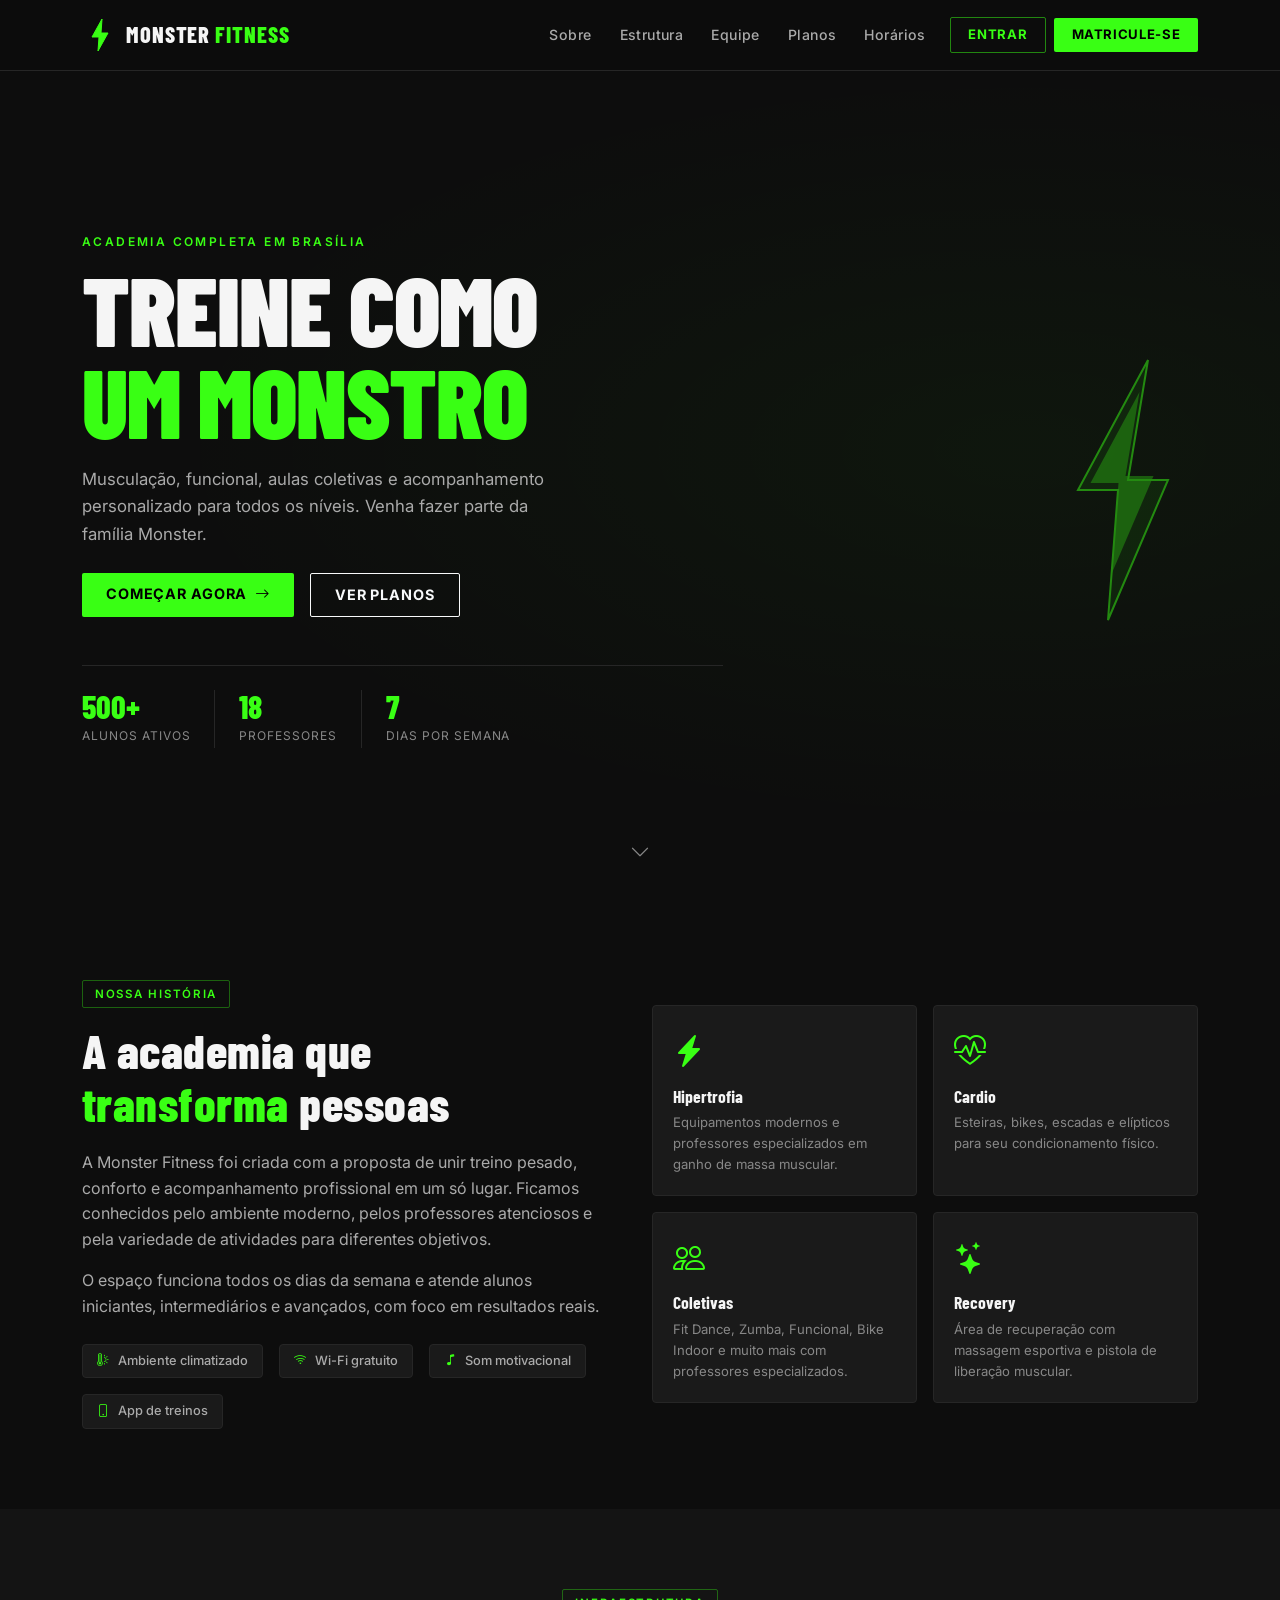
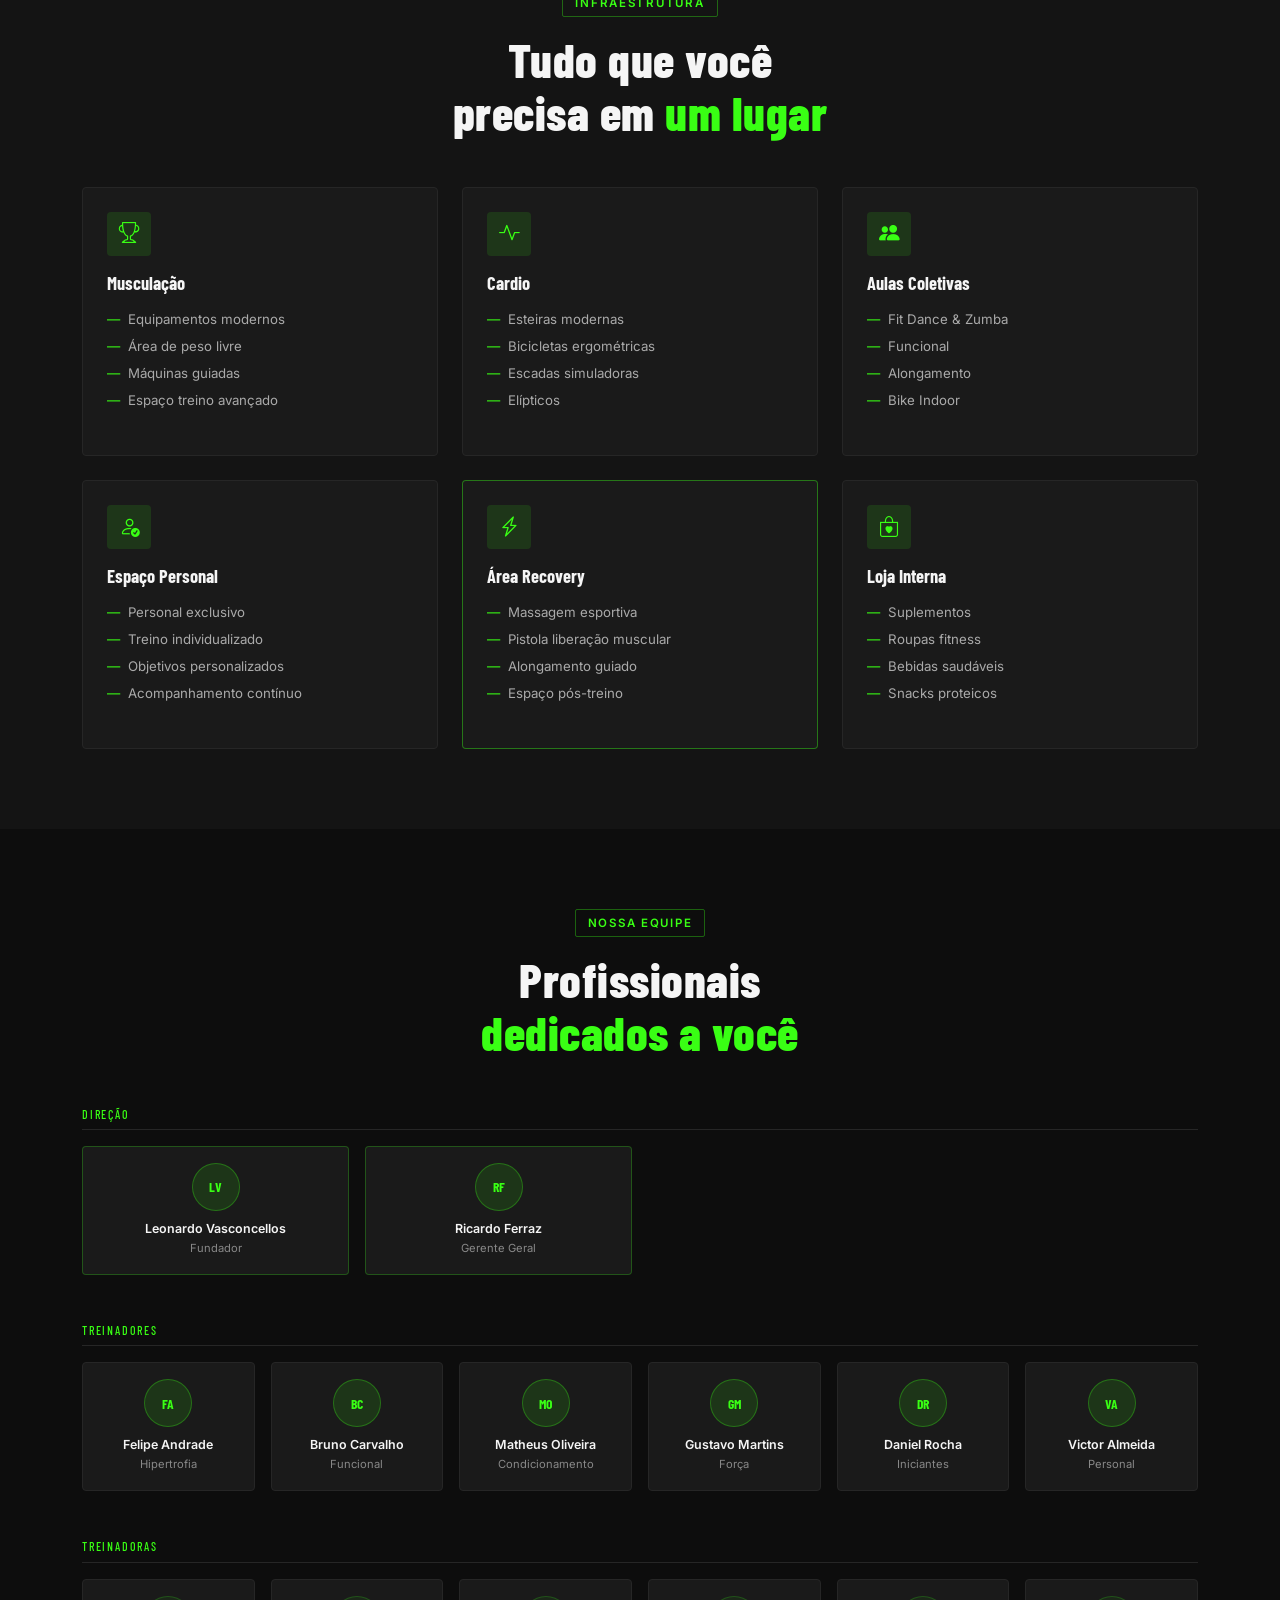
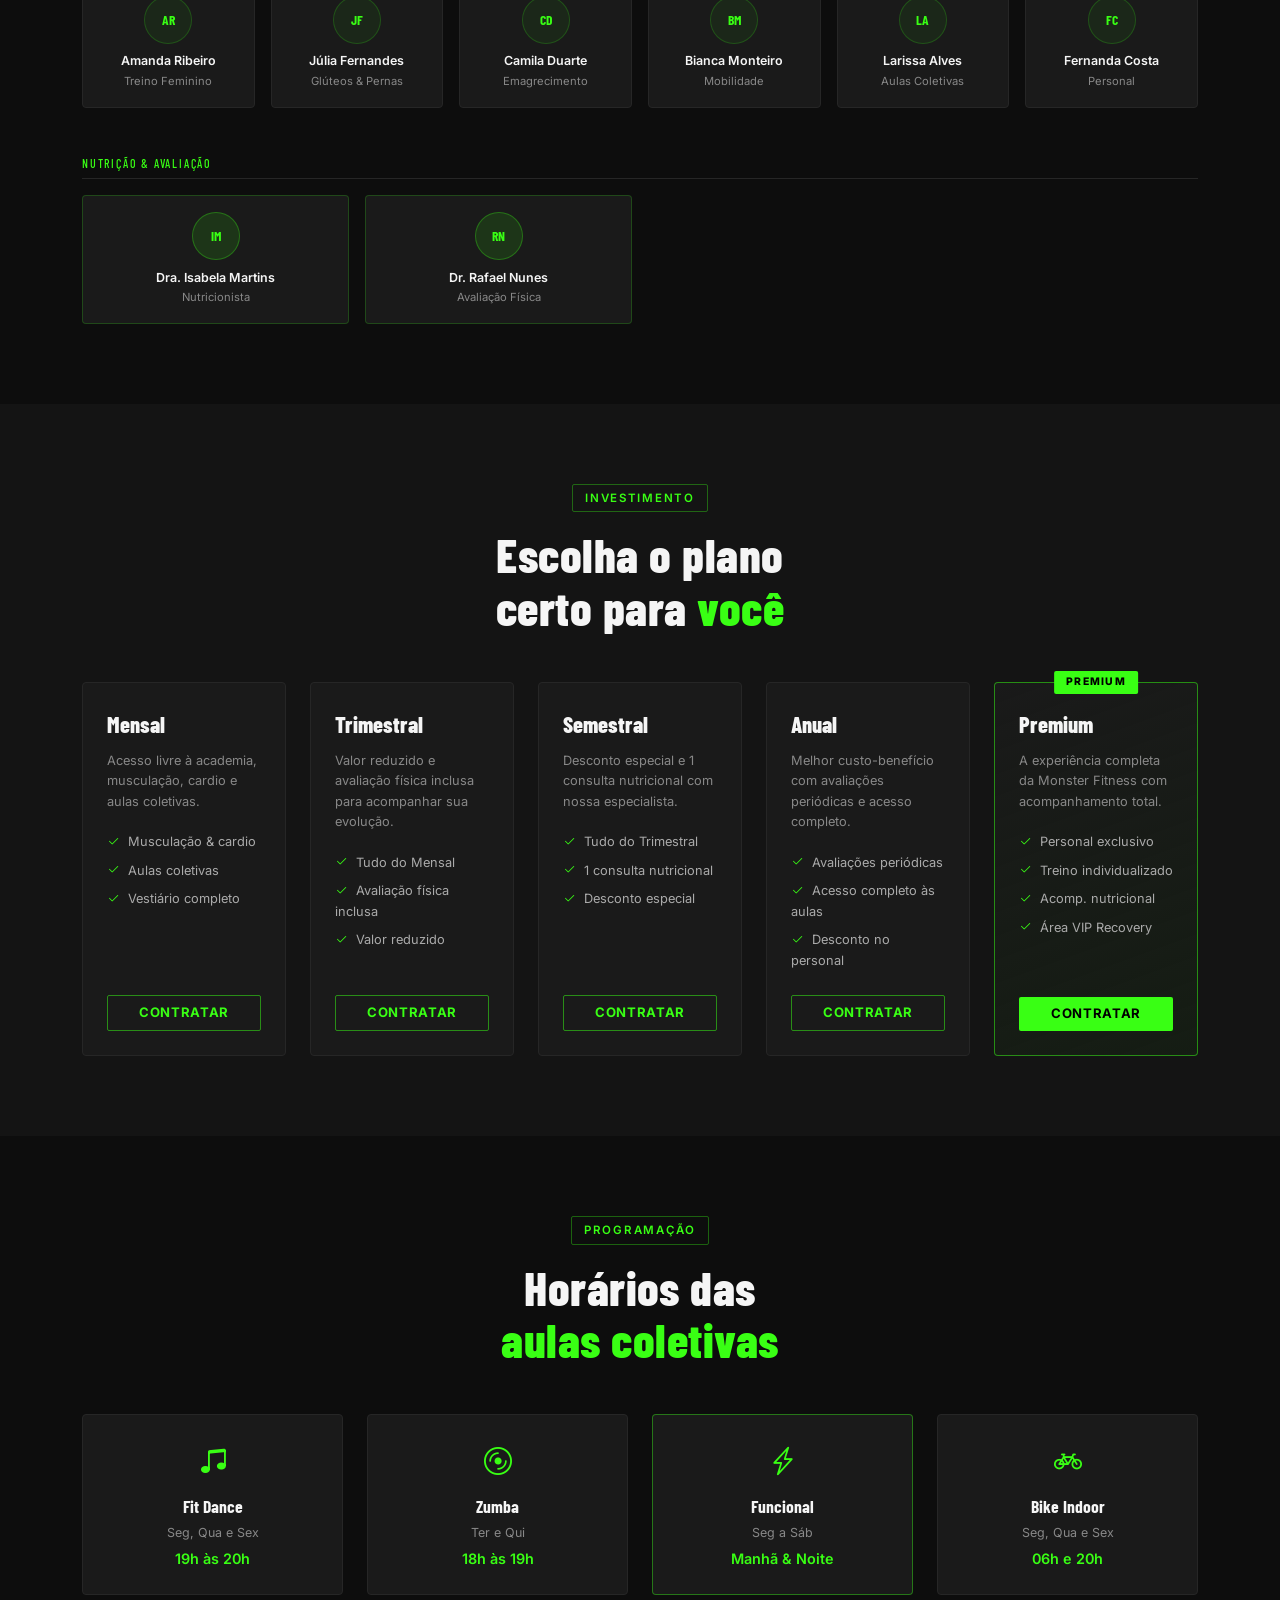
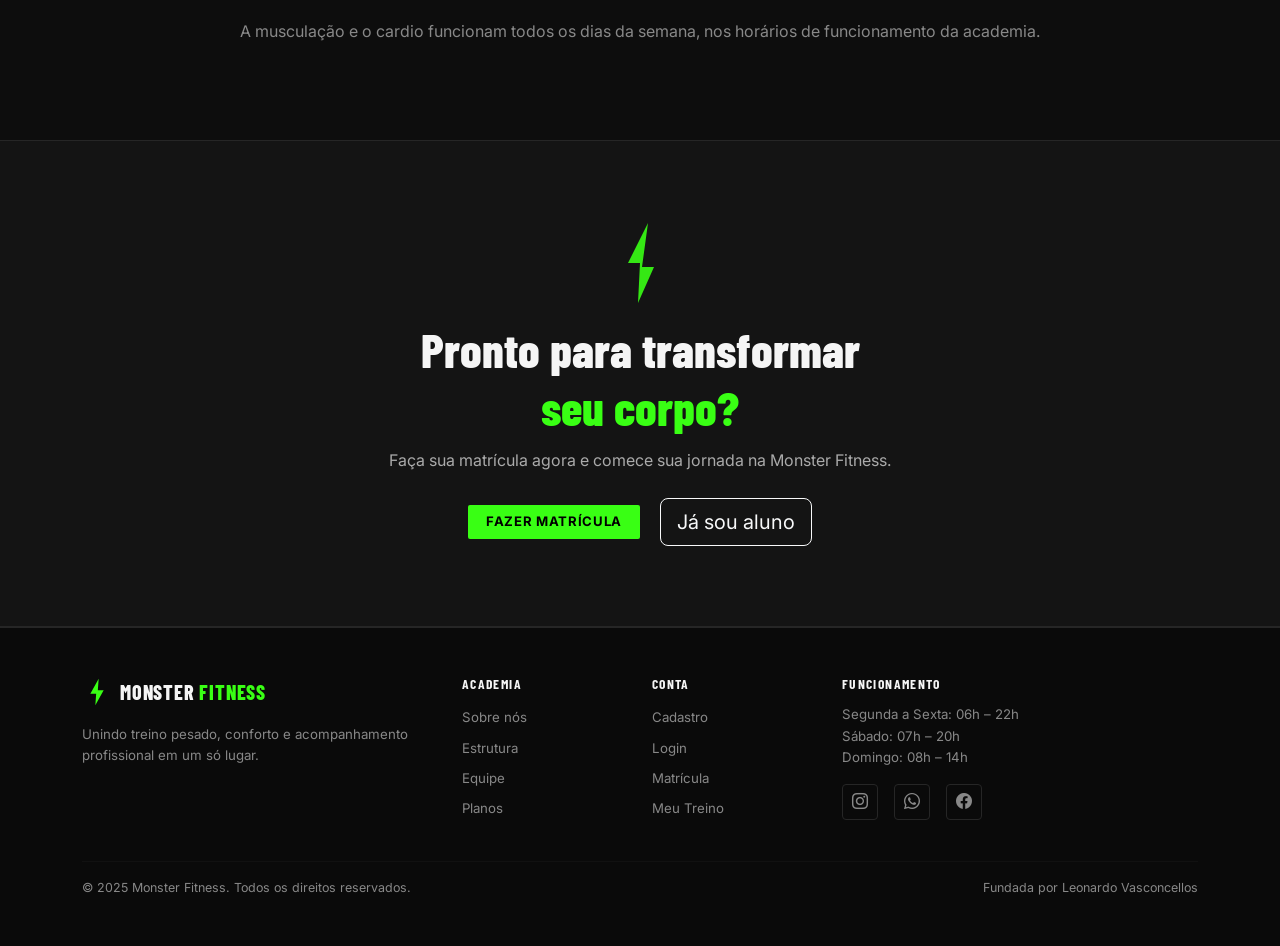
<file: templates/index.html>
<!DOCTYPE html>
<html lang="pt-BR">
<head>
  <meta charset="UTF-8" />
  <meta name="viewport" content="width=device-width, initial-scale=1.0" />
  <meta name="description" content="Monster Fitness - Academia completa com treino pesado, conforto e acompanhamento profissional." />
  <title>Monster Fitness — Treine como um Monstro</title>
  <link rel="stylesheet" href="https://cdn.jsdelivr.net/npm/bootstrap@5.3.3/dist/css/bootstrap.min.css" />
  <link rel="stylesheet" href="https://cdn.jsdelivr.net/npm/bootstrap-icons@1.11.3/font/bootstrap-icons.min.css" />
  <link rel="preconnect" href="https://fonts.googleapis.com" />
  <link rel="preconnect" href="https://fonts.gstatic.com" crossorigin />
  <link href="https://fonts.googleapis.com/css2?family=Barlow+Condensed:wght@400;600;700;800;900&family=Inter:wght@400;500;600&display=swap" rel="stylesheet" />
  <link rel="stylesheet" href="/static/css/main.css" />
</head>
<body>

<!-- NAVBAR -->
<nav class="navbar navbar-expand-lg navbar-dark mf-navbar fixed-top" id="mainNav">
  <div class="container">
    <a class="navbar-brand d-flex align-items-center gap-2" href="#">
      <svg width="36" height="36" viewBox="0 0 36 36" fill="none" xmlns="http://www.w3.org/2000/svg" aria-hidden="true">
        <polygon points="20,2 10,20 17,20 16,34 26,16 19,16" fill="#39FF14" stroke="#39FF14" stroke-linejoin="round"/>
      </svg>
      <span class="brand-text">MONSTER <span class="brand-accent">FITNESS</span></span>
    </a>
    <button class="navbar-toggler border-0" type="button" data-bs-toggle="collapse" data-bs-target="#navMenu" aria-controls="navMenu" aria-expanded="false" aria-label="Abrir menu">
      <span class="navbar-toggler-icon"></span>
    </button>
    <div class="collapse navbar-collapse" id="navMenu">
      <ul class="navbar-nav ms-auto align-items-lg-center gap-lg-1">
        <li class="nav-item"><a class="nav-link" href="#sobre">Sobre</a></li>
        <li class="nav-item"><a class="nav-link" href="#estrutura">Estrutura</a></li>
        <li class="nav-item"><a class="nav-link" href="#equipe">Equipe</a></li>
        <li class="nav-item"><a class="nav-link" href="#planos">Planos</a></li>
        <li class="nav-item"><a class="nav-link" href="#horarios">Horários</a></li>
        <li class="nav-item ms-lg-2"><a class="btn btn-outline-accent btn-sm" href="/login">Entrar</a></li>
        <li class="nav-item ms-lg-1"><a class="btn btn-accent btn-sm" href="/cadastro">Matricule-se</a></li>
      </ul>
    </div>
  </div>
</nav>

<!-- HERO -->
<section class="hero-section" id="hero">
  <div class="hero-overlay"></div>
  <div class="container position-relative h-100">
    <div class="row h-100 align-items-center">
      <div class="col-lg-7">
        <p class="hero-eyebrow">Academia completa em Brasília</p>
        <h1 class="hero-title">TREINE COMO<br/><span class="text-accent">UM MONSTRO</span></h1>
        <p class="hero-sub">Musculação, funcional, aulas coletivas e acompanhamento personalizado para todos os níveis. Venha fazer parte da família Monster.</p>
        <div class="d-flex gap-3 flex-wrap mt-4">
          <a href="/cadastro" class="btn btn-accent btn-hero">Começar Agora <i class="bi bi-arrow-right ms-1"></i></a>
          <a href="#planos" class="btn btn-outline-light btn-hero">Ver Planos</a>
        </div>
        <div class="hero-stats d-flex gap-4 mt-5">
          <div><span class="stat-num">500+</span><span class="stat-label">Alunos ativos</span></div>
          <div class="stat-divider"></div>
          <div><span class="stat-num">18</span><span class="stat-label">Professores</span></div>
          <div class="stat-divider"></div>
          <div><span class="stat-num">7</span><span class="stat-label">Dias por semana</span></div>
        </div>
      </div>
      <div class="col-lg-5 d-none d-lg-flex justify-content-end">
        <div class="hero-lightning-wrap">
          <svg viewBox="0 0 160 280" width="160" height="280" fill="none" xmlns="http://www.w3.org/2000/svg" class="hero-lightning">
            <polygon points="110,10 40,140 80,140 70,270 130,130 90,130" fill="#39FF14" opacity="0.15"/>
            <polygon points="110,10 40,140 80,140 70,270 130,130 90,130" fill="none" stroke="#39FF14" stroke-width="2"/>
            <polygon points="110,10 40,140 80,140 70,270 130,130 90,130" fill="#39FF14" opacity="0.6" transform="scale(0.7) translate(35,50)"/>
          </svg>
        </div>
      </div>
    </div>
  </div>
  <div class="hero-scroll-hint">
    <a href="#sobre"><i class="bi bi-chevron-down"></i></a>
  </div>
</section>

<!-- SOBRE -->
<section class="section-dark py-5 py-lg-6" id="sobre">
  <div class="container">
    <div class="row align-items-center gy-5">
      <div class="col-lg-6">
        <span class="section-tag">Nossa história</span>
        <h2 class="section-title">A academia que<br/><span class="text-accent">transforma</span> pessoas</h2>
        <p class="section-body">A Monster Fitness foi criada com a proposta de unir treino pesado, conforto e acompanhamento profissional em um só lugar. Ficamos conhecidos pelo ambiente moderno, pelos professores atenciosos e pela variedade de atividades para diferentes objetivos.</p>
        <p class="section-body">O espaço funciona todos os dias da semana e atende alunos iniciantes, intermediários e avançados, com foco em resultados reais.</p>
        <div class="d-flex gap-3 flex-wrap mt-4">
          <div class="about-badge"><i class="bi bi-thermometer-sun me-2 text-accent"></i>Ambiente climatizado</div>
          <div class="about-badge"><i class="bi bi-wifi me-2 text-accent"></i>Wi-Fi gratuito</div>
          <div class="about-badge"><i class="bi bi-music-note me-2 text-accent"></i>Som motivacional</div>
          <div class="about-badge"><i class="bi bi-phone me-2 text-accent"></i>App de treinos</div>
        </div>
      </div>
      <div class="col-lg-6">
        <div class="about-card-grid">
          <div class="about-stat-card">
            <i class="bi bi-lightning-charge-fill text-accent fs-2"></i>
            <h3>Hipertrofia</h3>
            <p>Equipamentos modernos e professores especializados em ganho de massa muscular.</p>
          </div>
          <div class="about-stat-card">
            <i class="bi bi-heart-pulse text-accent fs-2"></i>
            <h3>Cardio</h3>
            <p>Esteiras, bikes, escadas e elípticos para seu condicionamento físico.</p>
          </div>
          <div class="about-stat-card">
            <i class="bi bi-people text-accent fs-2"></i>
            <h3>Coletivas</h3>
            <p>Fit Dance, Zumba, Funcional, Bike Indoor e muito mais com professores especializados.</p>
          </div>
          <div class="about-stat-card">
            <i class="bi bi-stars text-accent fs-2"></i>
            <h3>Recovery</h3>
            <p>Área de recuperação com massagem esportiva e pistola de liberação muscular.</p>
          </div>
        </div>
      </div>
    </div>
  </div>
</section>

<!-- ESTRUTURA -->
<section class="section-darker py-5 py-lg-6" id="estrutura">
  <div class="container">
    <div class="text-center mb-5">
      <span class="section-tag">Infraestrutura</span>
      <h2 class="section-title">Tudo que você<br/>precisa em <span class="text-accent">um lugar</span></h2>
    </div>
    <div class="row g-4">
      <div class="col-md-6 col-lg-4">
        <div class="area-card">
          <div class="area-icon"><i class="bi bi-trophy"></i></div>
          <h4>Musculação</h4>
          <ul>
            <li>Equipamentos modernos</li>
            <li>Área de peso livre</li>
            <li>Máquinas guiadas</li>
            <li>Espaço treino avançado</li>
          </ul>
        </div>
      </div>
      <div class="col-md-6 col-lg-4">
        <div class="area-card">
          <div class="area-icon"><i class="bi bi-activity"></i></div>
          <h4>Cardio</h4>
          <ul>
            <li>Esteiras modernas</li>
            <li>Bicicletas ergométricas</li>
            <li>Escadas simuladoras</li>
            <li>Elípticos</li>
          </ul>
        </div>
      </div>
      <div class="col-md-6 col-lg-4">
        <div class="area-card">
          <div class="area-icon"><i class="bi bi-people-fill"></i></div>
          <h4>Aulas Coletivas</h4>
          <ul>
            <li>Fit Dance & Zumba</li>
            <li>Funcional</li>
            <li>Alongamento</li>
            <li>Bike Indoor</li>
          </ul>
        </div>
      </div>
      <div class="col-md-6 col-lg-4">
        <div class="area-card">
          <div class="area-icon"><i class="bi bi-person-check"></i></div>
          <h4>Espaço Personal</h4>
          <ul>
            <li>Personal exclusivo</li>
            <li>Treino individualizado</li>
            <li>Objetivos personalizados</li>
            <li>Acompanhamento contínuo</li>
          </ul>
        </div>
      </div>
      <div class="col-md-6 col-lg-4">
        <div class="area-card area-card--highlight">
          <div class="area-icon"><i class="bi bi-lightning-charge"></i></div>
          <h4>Área Recovery</h4>
          <ul>
            <li>Massagem esportiva</li>
            <li>Pistola liberação muscular</li>
            <li>Alongamento guiado</li>
            <li>Espaço pós-treino</li>
          </ul>
        </div>
      </div>
      <div class="col-md-6 col-lg-4">
        <div class="area-card">
          <div class="area-icon"><i class="bi bi-bag-heart"></i></div>
          <h4>Loja Interna</h4>
          <ul>
            <li>Suplementos</li>
            <li>Roupas fitness</li>
            <li>Bebidas saudáveis</li>
            <li>Snacks proteicos</li>
          </ul>
        </div>
      </div>
    </div>
  </div>
</section>

<!-- EQUIPE -->
<section class="section-dark py-5 py-lg-6" id="equipe">
  <div class="container">
    <div class="text-center mb-5">
      <span class="section-tag">Nossa equipe</span>
      <h2 class="section-title">Profissionais<br/><span class="text-accent">dedicados a você</span></h2>
    </div>

    <h5 class="team-group-label">Direção</h5>
    <div class="row g-3 mb-5">
      <div class="col-6 col-md-3">
        <div class="team-card team-card--director">
          <div class="team-avatar">LV</div>
          <div class="team-name">Leonardo Vasconcellos</div>
          <div class="team-role">Fundador</div>
        </div>
      </div>
      <div class="col-6 col-md-3">
        <div class="team-card team-card--director">
          <div class="team-avatar">RF</div>
          <div class="team-name">Ricardo Ferraz</div>
          <div class="team-role">Gerente Geral</div>
        </div>
      </div>
    </div>

    <h5 class="team-group-label">Treinadores</h5>
    <div class="row g-3 mb-5">
      <div class="col-6 col-md-4 col-lg-2">
        <div class="team-card">
          <div class="team-avatar">FA</div>
          <div class="team-name">Felipe Andrade</div>
          <div class="team-role">Hipertrofia</div>
        </div>
      </div>
      <div class="col-6 col-md-4 col-lg-2">
        <div class="team-card">
          <div class="team-avatar">BC</div>
          <div class="team-name">Bruno Carvalho</div>
          <div class="team-role">Funcional</div>
        </div>
      </div>
      <div class="col-6 col-md-4 col-lg-2">
        <div class="team-card">
          <div class="team-avatar">MO</div>
          <div class="team-name">Matheus Oliveira</div>
          <div class="team-role">Condicionamento</div>
        </div>
      </div>
      <div class="col-6 col-md-4 col-lg-2">
        <div class="team-card">
          <div class="team-avatar">GM</div>
          <div class="team-name">Gustavo Martins</div>
          <div class="team-role">Força</div>
        </div>
      </div>
      <div class="col-6 col-md-4 col-lg-2">
        <div class="team-card">
          <div class="team-avatar">DR</div>
          <div class="team-name">Daniel Rocha</div>
          <div class="team-role">Iniciantes</div>
        </div>
      </div>
      <div class="col-6 col-md-4 col-lg-2">
        <div class="team-card">
          <div class="team-avatar">VA</div>
          <div class="team-name">Victor Almeida</div>
          <div class="team-role">Personal</div>
        </div>
      </div>
    </div>

    <h5 class="team-group-label">Treinadoras</h5>
    <div class="row g-3 mb-5">
      <div class="col-6 col-md-4 col-lg-2">
        <div class="team-card team-card--female">
          <div class="team-avatar">AR</div>
          <div class="team-name">Amanda Ribeiro</div>
          <div class="team-role">Treino Feminino</div>
        </div>
      </div>
      <div class="col-6 col-md-4 col-lg-2">
        <div class="team-card team-card--female">
          <div class="team-avatar">JF</div>
          <div class="team-name">Júlia Fernandes</div>
          <div class="team-role">Glúteos & Pernas</div>
        </div>
      </div>
      <div class="col-6 col-md-4 col-lg-2">
        <div class="team-card team-card--female">
          <div class="team-avatar">CD</div>
          <div class="team-name">Camila Duarte</div>
          <div class="team-role">Emagrecimento</div>
        </div>
      </div>
      <div class="col-6 col-md-4 col-lg-2">
        <div class="team-card team-card--female">
          <div class="team-avatar">BM</div>
          <div class="team-name">Bianca Monteiro</div>
          <div class="team-role">Mobilidade</div>
        </div>
      </div>
      <div class="col-6 col-md-4 col-lg-2">
        <div class="team-card team-card--female">
          <div class="team-avatar">LA</div>
          <div class="team-name">Larissa Alves</div>
          <div class="team-role">Aulas Coletivas</div>
        </div>
      </div>
      <div class="col-6 col-md-4 col-lg-2">
        <div class="team-card team-card--female">
          <div class="team-avatar">FC</div>
          <div class="team-name">Fernanda Costa</div>
          <div class="team-role">Personal</div>
        </div>
      </div>
    </div>

    <h5 class="team-group-label">Nutrição & Avaliação</h5>
    <div class="row g-3">
      <div class="col-6 col-md-3">
        <div class="team-card team-card--health">
          <div class="team-avatar">IM</div>
          <div class="team-name">Dra. Isabela Martins</div>
          <div class="team-role">Nutricionista</div>
        </div>
      </div>
      <div class="col-6 col-md-3">
        <div class="team-card team-card--health">
          <div class="team-avatar">RN</div>
          <div class="team-name">Dr. Rafael Nunes</div>
          <div class="team-role">Avaliação Física</div>
        </div>
      </div>
    </div>
  </div>
</section>

<!-- PLANOS -->
<section class="section-darker py-5 py-lg-6" id="planos">
  <div class="container">
    <div class="text-center mb-5">
      <span class="section-tag">Investimento</span>
      <h2 class="section-title">Escolha o plano<br/>certo para <span class="text-accent">você</span></h2>
    </div>
    <div class="row g-4 justify-content-center">
      <div class="col-sm-6 col-lg-4 col-xl">
        <div class="plan-card">
          <div class="plan-name">Mensal</div>
          <div class="plan-desc">Acesso livre à academia, musculação, cardio e aulas coletivas.</div>
          <ul class="plan-features">
            <li><i class="bi bi-check2 text-accent me-2"></i>Musculação & cardio</li>
            <li><i class="bi bi-check2 text-accent me-2"></i>Aulas coletivas</li>
            <li><i class="bi bi-check2 text-accent me-2"></i>Vestiário completo</li>
          </ul>
          <a href="/cadastro" class="btn btn-outline-accent w-100 mt-auto">Contratar</a>
        </div>
      </div>
      <div class="col-sm-6 col-lg-4 col-xl">
        <div class="plan-card">
          <div class="plan-name">Trimestral</div>
          <div class="plan-desc">Valor reduzido e avaliação física inclusa para acompanhar sua evolução.</div>
          <ul class="plan-features">
            <li><i class="bi bi-check2 text-accent me-2"></i>Tudo do Mensal</li>
            <li><i class="bi bi-check2 text-accent me-2"></i>Avaliação física inclusa</li>
            <li><i class="bi bi-check2 text-accent me-2"></i>Valor reduzido</li>
          </ul>
          <a href="/cadastro" class="btn btn-outline-accent w-100 mt-auto">Contratar</a>
        </div>
      </div>
      <div class="col-sm-6 col-lg-4 col-xl">
        <div class="plan-card">
          <div class="plan-name">Semestral</div>
          <div class="plan-desc">Desconto especial e 1 consulta nutricional com nossa especialista.</div>
          <ul class="plan-features">
            <li><i class="bi bi-check2 text-accent me-2"></i>Tudo do Trimestral</li>
            <li><i class="bi bi-check2 text-accent me-2"></i>1 consulta nutricional</li>
            <li><i class="bi bi-check2 text-accent me-2"></i>Desconto especial</li>
          </ul>
          <a href="/cadastro" class="btn btn-outline-accent w-100 mt-auto">Contratar</a>
        </div>
      </div>
      <div class="col-sm-6 col-lg-4 col-xl">
        <div class="plan-card">
          <div class="plan-name">Anual</div>
          <div class="plan-desc">Melhor custo-benefício com avaliações periódicas e acesso completo.</div>
          <ul class="plan-features">
            <li><i class="bi bi-check2 text-accent me-2"></i>Avaliações periódicas</li>
            <li><i class="bi bi-check2 text-accent me-2"></i>Acesso completo às aulas</li>
            <li><i class="bi bi-check2 text-accent me-2"></i>Desconto no personal</li>
          </ul>
          <a href="/cadastro" class="btn btn-outline-accent w-100 mt-auto">Contratar</a>
        </div>
      </div>
      <div class="col-sm-6 col-lg-4 col-xl">
        <div class="plan-card plan-card--premium">
          <div class="plan-badge">PREMIUM</div>
          <div class="plan-name">Premium</div>
          <div class="plan-desc">A experiência completa da Monster Fitness com acompanhamento total.</div>
          <ul class="plan-features">
            <li><i class="bi bi-check2 text-accent me-2"></i>Personal exclusivo</li>
            <li><i class="bi bi-check2 text-accent me-2"></i>Treino individualizado</li>
            <li><i class="bi bi-check2 text-accent me-2"></i>Acomp. nutricional</li>
            <li><i class="bi bi-check2 text-accent me-2"></i>Área VIP Recovery</li>
          </ul>
          <a href="/cadastro" class="btn btn-accent w-100 mt-auto">Contratar</a>
        </div>
      </div>
    </div>
  </div>
</section>

<!-- HORÁRIOS -->
<section class="section-dark py-5 py-lg-6" id="horarios">
  <div class="container">
    <div class="text-center mb-5">
      <span class="section-tag">Programação</span>
      <h2 class="section-title">Horários das<br/><span class="text-accent">aulas coletivas</span></h2>
    </div>
    <div class="row g-4">
      <div class="col-md-6 col-lg-3">
        <div class="schedule-card">
          <div class="schedule-icon"><i class="bi bi-music-note-beamed text-accent fs-3"></i></div>
          <h5>Fit Dance</h5>
          <div class="schedule-days">Seg, Qua e Sex</div>
          <div class="schedule-time">19h às 20h</div>
        </div>
      </div>
      <div class="col-md-6 col-lg-3">
        <div class="schedule-card">
          <div class="schedule-icon"><i class="bi bi-disc text-accent fs-3"></i></div>
          <h5>Zumba</h5>
          <div class="schedule-days">Ter e Qui</div>
          <div class="schedule-time">18h às 19h</div>
        </div>
      </div>
      <div class="col-md-6 col-lg-3">
        <div class="schedule-card schedule-card--highlight">
          <div class="schedule-icon"><i class="bi bi-lightning-charge text-accent fs-3"></i></div>
          <h5>Funcional</h5>
          <div class="schedule-days">Seg a Sáb</div>
          <div class="schedule-time">Manhã & Noite</div>
        </div>
      </div>
      <div class="col-md-6 col-lg-3">
        <div class="schedule-card">
          <div class="schedule-icon"><i class="bi bi-bicycle text-accent fs-3"></i></div>
          <h5>Bike Indoor</h5>
          <div class="schedule-days">Seg, Qua e Sex</div>
          <div class="schedule-time">06h e 20h</div>
        </div>
      </div>
    </div>
    <p class="text-center mt-4" style="color: var(--mf-gray);">A musculação e o cardio funcionam todos os dias da semana, nos horários de funcionamento da academia.</p>
  </div>
</section>

<!-- CTA FINAL -->
<section class="cta-section py-5 py-lg-6">
  <div class="container text-center">
    <svg width="48" height="84" viewBox="0 0 48 84" fill="none" xmlns="http://www.w3.org/2000/svg" class="mb-3" aria-hidden="true">
      <polygon points="32,2 12,42 24,42 22,82 38,46 26,46" fill="#39FF14" opacity="0.9"/>
    </svg>
    <h2 class="cta-title">Pronto para transformar<br/><span class="text-accent">seu corpo?</span></h2>
    <p class="cta-sub mb-4">Faça sua matrícula agora e comece sua jornada na Monster Fitness.</p>
    <a href="/cadastro" class="btn btn-accent btn-lg me-3">Fazer Matrícula</a>
    <a href="/login" class="btn btn-outline-light btn-lg">Já sou aluno</a>
  </div>
</section>

<!-- FOOTER -->
<footer class="mf-footer py-5">
  <div class="container">
    <div class="row gy-4">
      <div class="col-lg-4">
        <div class="d-flex align-items-center gap-2 mb-3">
          <svg width="30" height="30" viewBox="0 0 36 36" fill="none" xmlns="http://www.w3.org/2000/svg" aria-hidden="true">
            <polygon points="20,2 10,20 17,20 16,34 26,16 19,16" fill="#39FF14"/>
          </svg>
          <span class="brand-text fs-5">MONSTER <span class="brand-accent">FITNESS</span></span>
        </div>
        <p class="footer-desc">Unindo treino pesado, conforto e acompanhamento profissional em um só lugar.</p>
      </div>
      <div class="col-6 col-lg-2">
        <h6 class="footer-heading">Academia</h6>
        <ul class="footer-links">
          <li><a href="#sobre">Sobre nós</a></li>
          <li><a href="#estrutura">Estrutura</a></li>
          <li><a href="#equipe">Equipe</a></li>
          <li><a href="#planos">Planos</a></li>
        </ul>
      </div>
      <div class="col-6 col-lg-2">
        <h6 class="footer-heading">Conta</h6>
        <ul class="footer-links">
          <li><a href="/cadastro">Cadastro</a></li>
          <li><a href="/login">Login</a></li>
          <li><a href="/matricula">Matrícula</a></li>
          <li><a href="/treino">Meu Treino</a></li>
        </ul>
      </div>
      <div class="col-lg-4">
        <h6 class="footer-heading">Funcionamento</h6>
        <p class="footer-desc">Segunda a Sexta: 06h – 22h<br/>Sábado: 07h – 20h<br/>Domingo: 08h – 14h</p>
        <div class="d-flex gap-3 mt-3">
          <a href="#" class="footer-social" aria-label="Instagram"><i class="bi bi-instagram"></i></a>
          <a href="#" class="footer-social" aria-label="WhatsApp"><i class="bi bi-whatsapp"></i></a>
          <a href="#" class="footer-social" aria-label="Facebook"><i class="bi bi-facebook"></i></a>
        </div>
      </div>
    </div>
    <hr class="footer-divider mt-4" />
    <div class="d-flex flex-column flex-md-row justify-content-between align-items-center gap-2">
      <p class="footer-copy mb-0">© 2025 Monster Fitness. Todos os direitos reservados.</p>
      <p class="footer-copy mb-0">Fundada por Leonardo Vasconcellos</p>
    </div>
  </div>
</footer>

<script src="https://cdn.jsdelivr.net/npm/bootstrap@5.3.3/dist/js/bootstrap.bundle.min.js"></script>
<script src="/static/js/main.js"></script>
</body>
</html>
</file>
<file: static/css/main.css>
/* =============================================
   MONSTER FITNESS — Design System
   Paleta: Preto #0D0D0D | Verde #39FF14 | Branco #F5F5F5
   ============================================= */

:root {
  --mf-black: #0D0D0D;
  --mf-black-soft: #141414;
  --mf-black-card: #1A1A1A;
  --mf-black-border: #262626;
  --mf-green: #39FF14;
  --mf-green-dim: rgba(57, 255, 20, 0.12);
  --mf-green-glow: rgba(57, 255, 20, 0.25);
  --mf-white: #F5F5F5;
  --mf-gray: #888888;
  --mf-gray-light: #AAAAAA;
  --transition: 0.25s ease;
}

*, *::before, *::after { box-sizing: border-box; margin: 0; padding: 0; }

html { scroll-behavior: smooth; }

body {
  background: var(--mf-black);
  color: var(--mf-white);
  font-family: 'Inter', sans-serif;
  font-size: 16px;
  line-height: 1.6;
  overflow-x: hidden;
}

/* ── TYPOGRAPHY ── */
.brand-text {
  font-family: 'Barlow Condensed', sans-serif;
  font-weight: 800;
  font-size: 1.4rem;
  letter-spacing: 0.04em;
  color: var(--mf-white);
}
.brand-accent { color: var(--mf-green); }

.text-accent { color: var(--mf-green) !important; }

.section-tag {
  display: inline-block;
  font-size: 0.72rem;
  font-weight: 600;
  letter-spacing: 0.15em;
  text-transform: uppercase;
  color: var(--mf-green);
  border: 1px solid rgba(57,255,20,0.35);
  padding: 4px 12px;
  border-radius: 2px;
  margin-bottom: 1rem;
}
.section-title {
  font-family: 'Barlow Condensed', sans-serif;
  font-size: clamp(2rem, 5vw, 3rem);
  font-weight: 800;
  line-height: 1.1;
  letter-spacing: 0.01em;
  color: var(--mf-white);
  margin-bottom: 1.25rem;
}
.section-body {
  color: var(--mf-gray-light);
  max-width: 520px;
  margin-bottom: 1rem;
}

/* ── NAVBAR ── */
.mf-navbar {
  background: rgba(13, 13, 13, 0.95);
  border-bottom: 1px solid var(--mf-black-border);
  backdrop-filter: blur(12px);
  -webkit-backdrop-filter: blur(12px);
  padding: 0.75rem 0;
  transition: background var(--transition);
}
.mf-navbar.scrolled { background: rgba(13,13,13,0.99); }

.nav-link {
  color: var(--mf-gray-light) !important;
  font-size: 0.88rem;
  font-weight: 500;
  letter-spacing: 0.03em;
  padding: 0.5rem 0.75rem !important;
  transition: color var(--transition);
}
.nav-link:hover { color: var(--mf-white) !important; }

.btn-accent {
  background: var(--mf-green);
  color: #000 !important;
  font-weight: 700;
  font-size: 0.82rem;
  letter-spacing: 0.05em;
  text-transform: uppercase;
  border: none;
  border-radius: 2px;
  padding: 0.45rem 1.1rem;
  transition: all var(--transition);
}
.btn-accent:hover { background: #4fff2a; transform: translateY(-1px); box-shadow: 0 0 18px var(--mf-green-glow); }

.btn-outline-accent {
  background: transparent;
  color: var(--mf-green) !important;
  font-weight: 700;
  font-size: 0.82rem;
  letter-spacing: 0.05em;
  text-transform: uppercase;
  border: 1px solid rgba(57,255,20,0.5);
  border-radius: 2px;
  padding: 0.45rem 1.1rem;
  transition: all var(--transition);
}
.btn-outline-accent:hover { border-color: var(--mf-green); color: var(--mf-green) !important; background: var(--mf-green-dim); }

/* ── HERO ── */
.hero-section {
  position: relative;
  min-height: 100vh;
  background: var(--mf-black);
  display: flex;
  align-items: center;
  overflow: hidden;
  padding-top: 80px;
}
.hero-overlay {
  position: absolute; inset: 0;
  background: radial-gradient(ellipse at 80% 50%, rgba(57,255,20,0.04) 0%, transparent 60%);
  pointer-events: none;
}

.hero-eyebrow {
  font-size: 0.75rem;
  font-weight: 600;
  letter-spacing: 0.2em;
  text-transform: uppercase;
  color: var(--mf-green);
  margin-bottom: 0.75rem;
}
.hero-title {
  font-family: 'Barlow Condensed', sans-serif;
  font-size: clamp(3rem, 9vw, 6rem);
  font-weight: 900;
  line-height: 0.95;
  letter-spacing: -0.01em;
  color: var(--mf-white);
  margin-bottom: 1.25rem;
}
.hero-sub {
  color: var(--mf-gray-light);
  font-size: 1.05rem;
  max-width: 480px;
  line-height: 1.65;
}
.btn-hero {
  font-size: 0.9rem;
  padding: 0.65rem 1.5rem;
  border-radius: 2px;
  letter-spacing: 0.06em;
  text-transform: uppercase;
  font-weight: 700;
}

.hero-stats { border-top: 1px solid var(--mf-black-border); padding-top: 1.5rem; }
.stat-num {
  display: block;
  font-family: 'Barlow Condensed', sans-serif;
  font-size: 2rem;
  font-weight: 800;
  color: var(--mf-green);
  line-height: 1;
}
.stat-label { font-size: 0.75rem; color: var(--mf-gray); text-transform: uppercase; letter-spacing: 0.08em; }
.stat-divider { width: 1px; background: var(--mf-black-border); }

.hero-lightning-wrap { opacity: 0.5; }
.hero-lightning { animation: pulseGreen 3s ease-in-out infinite; }
@keyframes pulseGreen {
  0%, 100% { opacity: 0.5; }
  50% { opacity: 0.9; }
}

.hero-scroll-hint {
  position: absolute;
  bottom: 2rem;
  left: 50%;
  transform: translateX(-50%);
  animation: bounce 2s infinite;
}
.hero-scroll-hint a { color: var(--mf-gray); font-size: 1.25rem; text-decoration: none; }
@keyframes bounce { 0%,100% { transform: translateX(-50%) translateY(0); } 50% { transform: translateX(-50%) translateY(8px); } }

/* ── SECTIONS ── */
.section-dark { background: var(--mf-black); }
.section-darker { background: var(--mf-black-soft); }
.py-lg-6 { padding-top: 5rem !important; padding-bottom: 5rem !important; }

/* ── ABOUT CARDS ── */
.about-badge {
  background: var(--mf-black-card);
  border: 1px solid var(--mf-black-border);
  border-radius: 4px;
  font-size: 0.8rem;
  font-weight: 500;
  padding: 6px 14px;
  color: var(--mf-gray-light);
}
.about-card-grid {
  display: grid;
  grid-template-columns: 1fr 1fr;
  gap: 1rem;
}
.about-stat-card {
  background: var(--mf-black-card);
  border: 1px solid var(--mf-black-border);
  border-radius: 4px;
  padding: 1.25rem;
  transition: border-color var(--transition);
}
.about-stat-card:hover { border-color: rgba(57,255,20,0.3); }
.about-stat-card h3 { font-family: 'Barlow Condensed', sans-serif; font-weight: 700; font-size: 1.1rem; margin: 0.5rem 0 0.35rem; color: var(--mf-white); }
.about-stat-card p { font-size: 0.82rem; color: var(--mf-gray); margin: 0; }

/* ── AREA CARDS ── */
.area-card {
  background: var(--mf-black-card);
  border: 1px solid var(--mf-black-border);
  border-radius: 4px;
  padding: 1.5rem;
  height: 100%;
  transition: all var(--transition);
}
.area-card:hover { border-color: rgba(57,255,20,0.3); transform: translateY(-2px); }
.area-card--highlight { border-color: rgba(57,255,20,0.4); }
.area-icon {
  width: 44px; height: 44px;
  background: var(--mf-green-dim);
  border-radius: 4px;
  display: flex; align-items: center; justify-content: center;
  font-size: 1.3rem;
  color: var(--mf-green);
  margin-bottom: 1rem;
}
.area-card h4 { font-family: 'Barlow Condensed', sans-serif; font-weight: 700; font-size: 1.15rem; color: var(--mf-white); margin-bottom: 0.75rem; }
.area-card ul { list-style: none; padding: 0; }
.area-card ul li { font-size: 0.83rem; color: var(--mf-gray-light); padding: 3px 0; }
.area-card ul li::before { content: '—'; color: var(--mf-green); margin-right: 8px; }

/* ── TEAM ── */
.team-group-label {
  font-family: 'Barlow Condensed', sans-serif;
  font-size: 0.75rem;
  letter-spacing: 0.15em;
  text-transform: uppercase;
  color: var(--mf-green);
  border-bottom: 1px solid var(--mf-black-border);
  padding-bottom: 0.5rem;
  margin-bottom: 1rem;
}
.team-card {
  background: var(--mf-black-card);
  border: 1px solid var(--mf-black-border);
  border-radius: 4px;
  padding: 1rem;
  text-align: center;
  transition: all var(--transition);
}
.team-card:hover { border-color: rgba(57,255,20,0.3); }
.team-card--director { border-color: rgba(57,255,20,0.25); }
.team-card--health { border-color: rgba(57,255,20,0.2); }
.team-avatar {
  width: 48px; height: 48px;
  background: var(--mf-green-dim);
  border: 1px solid rgba(57,255,20,0.3);
  border-radius: 50%;
  display: flex; align-items: center; justify-content: center;
  font-family: 'Barlow Condensed', sans-serif;
  font-weight: 700;
  font-size: 0.85rem;
  color: var(--mf-green);
  margin: 0 auto 0.6rem;
}
.team-card--female .team-avatar { background: rgba(57,255,20,0.06); border-color: rgba(57,255,20,0.2); }
.team-name { font-weight: 600; font-size: 0.78rem; color: var(--mf-white); line-height: 1.3; margin-bottom: 0.2rem; }
.team-role { font-size: 0.7rem; color: var(--mf-gray); }

/* ── PLANS ── */
.plan-card {
  background: var(--mf-black-card);
  border: 1px solid var(--mf-black-border);
  border-radius: 4px;
  padding: 1.5rem;
  height: 100%;
  display: flex;
  flex-direction: column;
  transition: all var(--transition);
  position: relative;
}
.plan-card:hover { border-color: rgba(57,255,20,0.3); }
.plan-card--premium {
  border-color: rgba(57,255,20,0.5);
  background: linear-gradient(160deg, #1a1a1a 0%, rgba(57,255,20,0.04) 100%);
}
.plan-badge {
  position: absolute; top: -12px; left: 50%; transform: translateX(-50%);
  background: var(--mf-green);
  color: #000;
  font-size: 0.65rem;
  font-weight: 800;
  letter-spacing: 0.12em;
  padding: 3px 12px;
  border-radius: 2px;
}
.plan-name {
  font-family: 'Barlow Condensed', sans-serif;
  font-size: 1.4rem;
  font-weight: 800;
  color: var(--mf-white);
  margin-bottom: 0.5rem;
}
.plan-desc { font-size: 0.8rem; color: var(--mf-gray); margin-bottom: 1rem; }
.plan-features { list-style: none; padding: 0; margin-bottom: 1.25rem; flex: 1; }
.plan-features li { font-size: 0.8rem; color: var(--mf-gray-light); padding: 4px 0; }

/* ── SCHEDULE ── */
.schedule-card {
  background: var(--mf-black-card);
  border: 1px solid var(--mf-black-border);
  border-radius: 4px;
  padding: 1.5rem;
  text-align: center;
  transition: all var(--transition);
}
.schedule-card:hover { border-color: rgba(57,255,20,0.3); }
.schedule-card--highlight { border-color: rgba(57,255,20,0.4); }
.schedule-icon { margin-bottom: 0.75rem; }
.schedule-card h5 { font-family: 'Barlow Condensed', sans-serif; font-weight: 700; font-size: 1.1rem; color: var(--mf-white); margin-bottom: 0.4rem; }
.schedule-days { font-size: 0.78rem; color: var(--mf-gray); margin-bottom: 0.2rem; }
.schedule-time { font-size: 0.9rem; font-weight: 600; color: var(--mf-green); }

/* ── CTA ── */
.cta-section {
  background: var(--mf-black-soft);
  border-top: 1px solid var(--mf-black-border);
  border-bottom: 1px solid var(--mf-black-border);
}
.cta-title {
  font-family: 'Barlow Condensed', sans-serif;
  font-size: clamp(2rem, 5vw, 3rem);
  font-weight: 800;
  color: var(--mf-white);
  margin-bottom: 0.75rem;
}
.cta-sub { color: var(--mf-gray-light); font-size: 1rem; }

/* ── FOOTER ── */
.mf-footer {
  background: #0a0a0a;
  border-top: 1px solid var(--mf-black-border);
}
.footer-heading { font-family: 'Barlow Condensed', sans-serif; font-weight: 700; font-size: 0.85rem; letter-spacing: 0.1em; text-transform: uppercase; color: var(--mf-white); margin-bottom: 0.75rem; }
.footer-links { list-style: none; padding: 0; }
.footer-links li { margin-bottom: 0.3rem; }
.footer-links a { color: var(--mf-gray); font-size: 0.83rem; text-decoration: none; transition: color var(--transition); }
.footer-links a:hover { color: var(--mf-green); }
.footer-desc { color: var(--mf-gray); font-size: 0.83rem; line-height: 1.6; }
.footer-divider { border-color: var(--mf-black-border); }
.footer-copy { color: var(--mf-gray); font-size: 0.78rem; }
.footer-social {
  width: 36px; height: 36px;
  border: 1px solid var(--mf-black-border);
  border-radius: 4px;
  display: flex; align-items: center; justify-content: center;
  color: var(--mf-gray);
  font-size: 1rem;
  text-decoration: none;
  transition: all var(--transition);
}
.footer-social:hover { color: var(--mf-green); border-color: rgba(57,255,20,0.4); }

/* ── AUTH FORMS ── */
.auth-section {
  min-height: 100vh;
  background: var(--mf-black);
  display: flex;
  align-items: center;
  padding: 5rem 0 3rem;
}
.auth-card {
  background: var(--mf-black-card);
  border: 1px solid var(--mf-black-border);
  border-radius: 6px;
  padding: 2.5rem;
  width: 100%;
  max-width: 480px;
  margin: 0 auto;
}
.auth-title {
  font-family: 'Barlow Condensed', sans-serif;
  font-size: 2rem;
  font-weight: 800;
  color: var(--mf-white);
  margin-bottom: 0.25rem;
}
.auth-subtitle { font-size: 0.85rem; color: var(--mf-gray); margin-bottom: 2rem; }

.form-label { font-size: 0.8rem; font-weight: 500; color: var(--mf-gray-light); margin-bottom: 0.3rem; }
.form-control {
  background: var(--mf-black) !important;
  border: 1px solid var(--mf-black-border) !important;
  color: var(--mf-white) !important;
  border-radius: 4px;
  font-size: 0.88rem;
  padding: 0.6rem 0.9rem;
  transition: border-color var(--transition);
}
.form-control:focus {
  box-shadow: none !important;
  border-color: rgba(57,255,20,0.5) !important;
  outline: none;
}
.form-control::placeholder { color: #444 !important; }
.form-control.is-invalid { border-color: #dc3545 !important; }
.form-select {
  background: var(--mf-black) !important;
  border: 1px solid var(--mf-black-border) !important;
  color: var(--mf-white) !important;
  border-radius: 4px;
  font-size: 0.88rem;
}
.form-select:focus { box-shadow: none !important; border-color: rgba(57,255,20,0.5) !important; }

.btn-accent-full {
  background: var(--mf-green);
  color: #000;
  font-weight: 700;
  font-size: 0.88rem;
  letter-spacing: 0.06em;
  text-transform: uppercase;
  border: none;
  border-radius: 2px;
  padding: 0.65rem 1.5rem;
  width: 100%;
  transition: all var(--transition);
  cursor: pointer;
}
.btn-accent-full:hover { background: #4fff2a; box-shadow: 0 0 20px var(--mf-green-glow); }
.btn-accent-full:disabled { opacity: 0.5; cursor: not-allowed; }

.auth-divider { color: var(--mf-gray); font-size: 0.8rem; text-align: center; margin: 1rem 0; }
.auth-link { color: var(--mf-green); text-decoration: none; font-size: 0.83rem; }
.auth-link:hover { text-decoration: underline; }

.alert-mf {
  background: rgba(220,53,69,0.1);
  border: 1px solid rgba(220,53,69,0.3);
  color: #ff6b6b;
  border-radius: 4px;
  font-size: 0.83rem;
  padding: 0.6rem 1rem;
  margin-bottom: 1.25rem;
}
.alert-mf-success {
  background: rgba(57,255,20,0.08);
  border: 1px solid rgba(57,255,20,0.3);
  color: var(--mf-green);
  border-radius: 4px;
  font-size: 0.83rem;
  padding: 0.6rem 1rem;
  margin-bottom: 1.25rem;
}

/* ── DASHBOARD ── */
.dashboard-section {
  min-height: 100vh;
  background: var(--mf-black);
  padding-top: 90px;
  padding-bottom: 3rem;
}
.dash-welcome {
  font-family: 'Barlow Condensed', sans-serif;
  font-size: 1.8rem;
  font-weight: 800;
  color: var(--mf-white);
  margin-bottom: 0.25rem;
}
.dash-subtitle { font-size: 0.85rem; color: var(--mf-gray); }
.dash-card {
  background: var(--mf-black-card);
  border: 1px solid var(--mf-black-border);
  border-radius: 4px;
  padding: 1.5rem;
  height: 100%;
}
.dash-card-label { font-size: 0.72rem; font-weight: 600; letter-spacing: 0.12em; text-transform: uppercase; color: var(--mf-gray); margin-bottom: 0.5rem; }
.dash-card-value { font-family: 'Barlow Condensed', sans-serif; font-size: 1.8rem; font-weight: 800; color: var(--mf-white); }
.dash-card-sub { font-size: 0.75rem; color: var(--mf-gray); margin-top: 0.2rem; }

.trainer-profile-card {
  background: var(--mf-black-card);
  border: 1px solid rgba(57,255,20,0.25);
  border-radius: 4px;
  padding: 1.5rem;
}
.trainer-avatar-lg {
  width: 64px; height: 64px;
  background: var(--mf-green-dim);
  border: 2px solid rgba(57,255,20,0.4);
  border-radius: 50%;
  display: flex; align-items: center; justify-content: center;
  font-family: 'Barlow Condensed', sans-serif;
  font-size: 1.2rem;
  font-weight: 800;
  color: var(--mf-green);
}
.trainer-name { font-weight: 700; font-size: 1rem; color: var(--mf-white); }
.trainer-spec { font-size: 0.78rem; color: var(--mf-green); font-weight: 600; }

.workout-table { width: 100%; }
.workout-table th { font-size: 0.72rem; letter-spacing: 0.1em; text-transform: uppercase; color: var(--mf-gray); font-weight: 600; padding: 0.5rem 0; border-bottom: 1px solid var(--mf-black-border); }
.workout-table td { font-size: 0.83rem; color: var(--mf-gray-light); padding: 0.6rem 0; border-bottom: 1px solid rgba(38,38,38,0.6); vertical-align: middle; }
.workout-table td:first-child { color: var(--mf-white); font-weight: 500; }
.badge-sets { background: var(--mf-green-dim); color: var(--mf-green); font-size: 0.72rem; font-weight: 700; padding: 2px 8px; border-radius: 2px; }

/* ── RESPONSIVE ── */
@media (max-width: 768px) {
  .hero-title { font-size: clamp(2.5rem, 12vw, 4rem); }
  .about-card-grid { grid-template-columns: 1fr; }
  .auth-card { padding: 1.75rem 1.25rem; }
}

@media (max-width: 576px) {
  .hero-section { padding-top: 90px; }
  .section-title { font-size: 1.9rem; }
}

/* ── PASSWORD STRENGTH ── */
.pwd-strength { margin-top: 0.4rem; }
.pwd-bar { height: 3px; background: var(--mf-black-border); border-radius: 2px; overflow: hidden; }
.pwd-bar-fill { height: 100%; width: 0%; transition: width 0.3s, background 0.3s; border-radius: 2px; }
.pwd-label { font-size: 0.7rem; color: var(--mf-gray); margin-top: 3px; }
</file>
